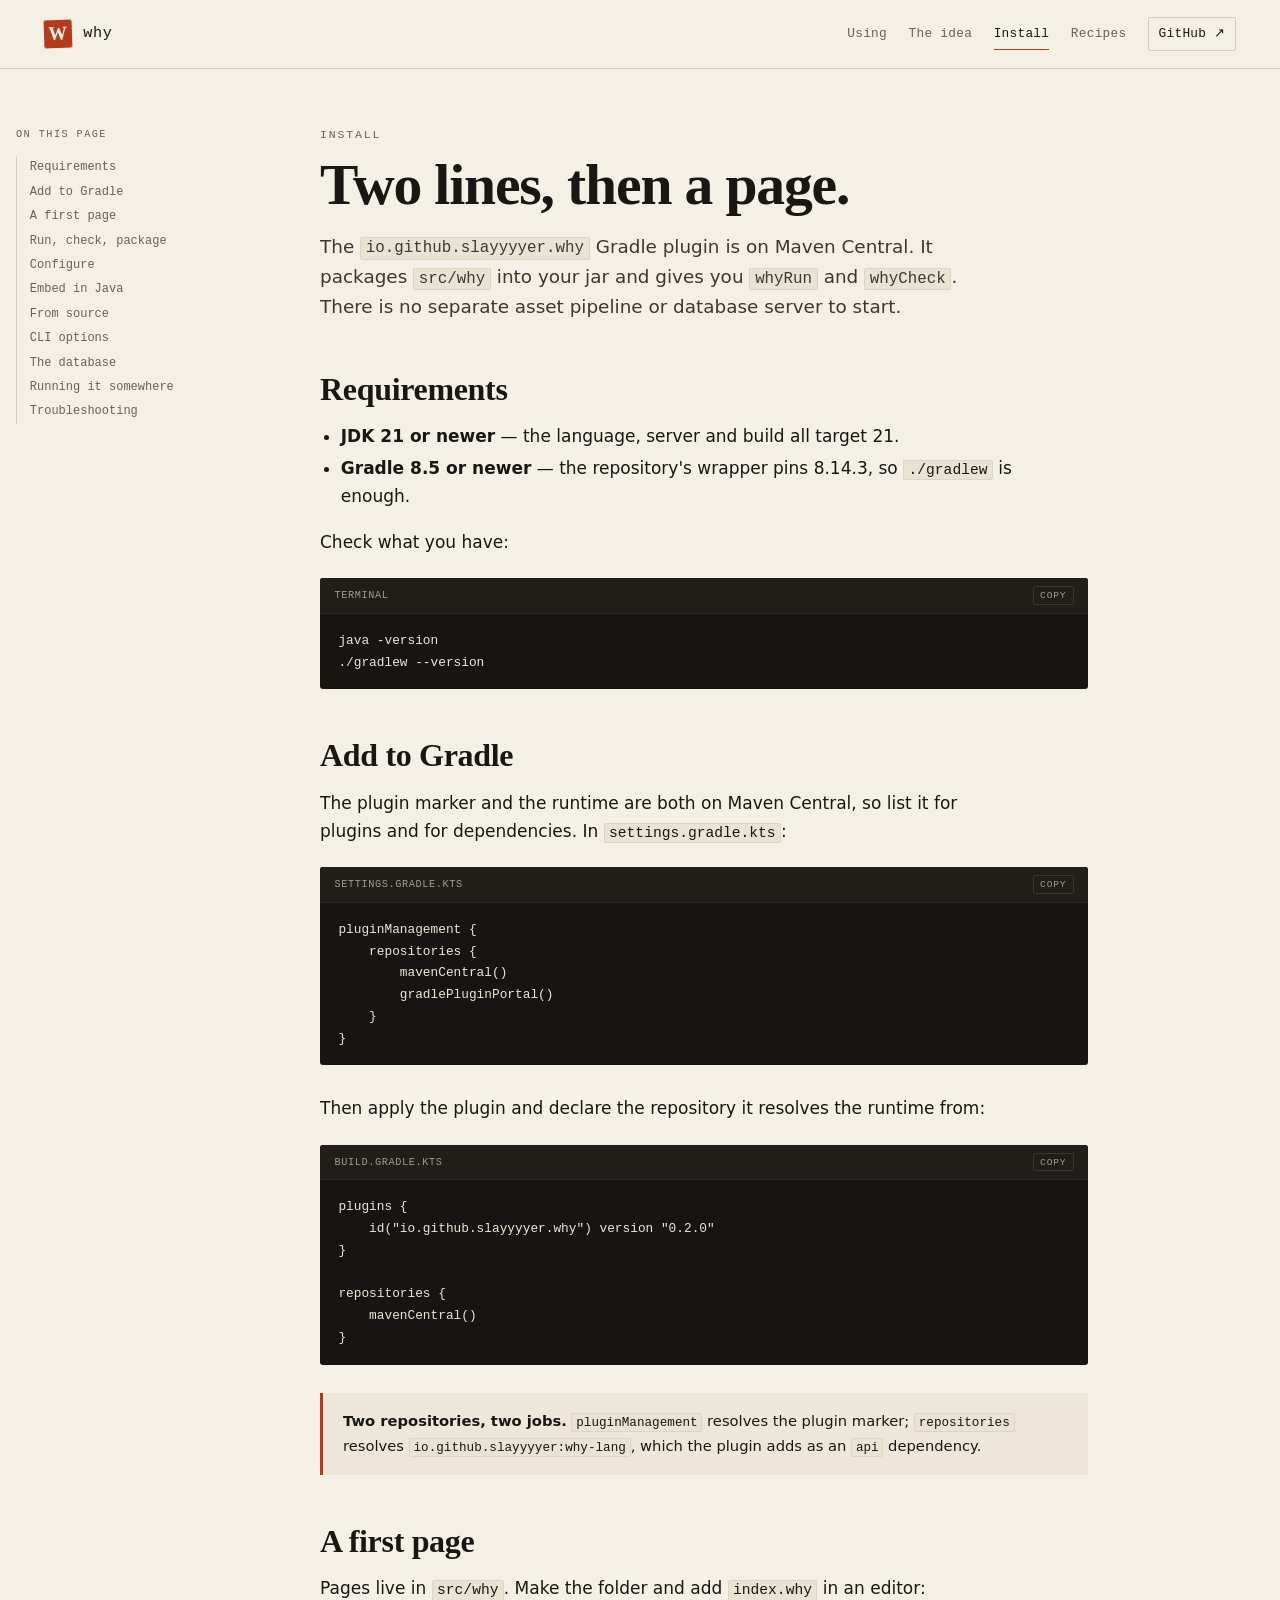
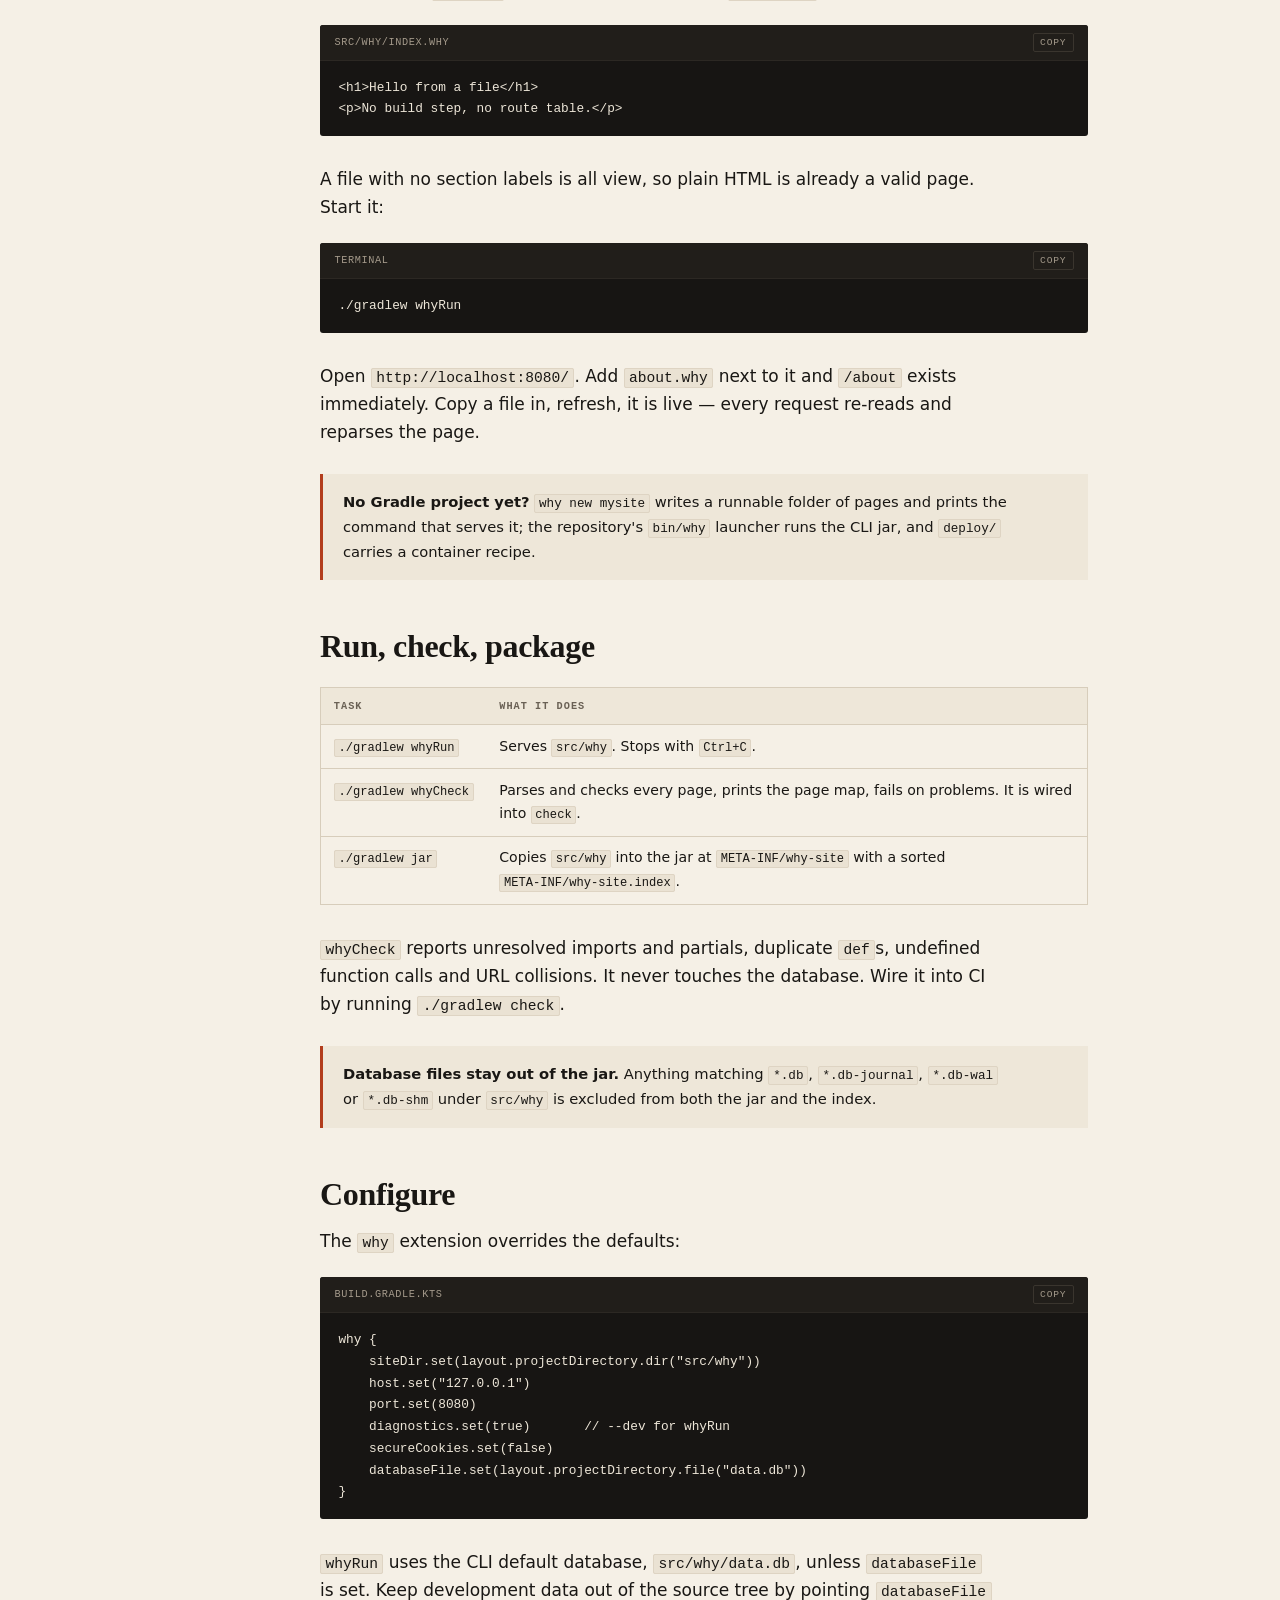
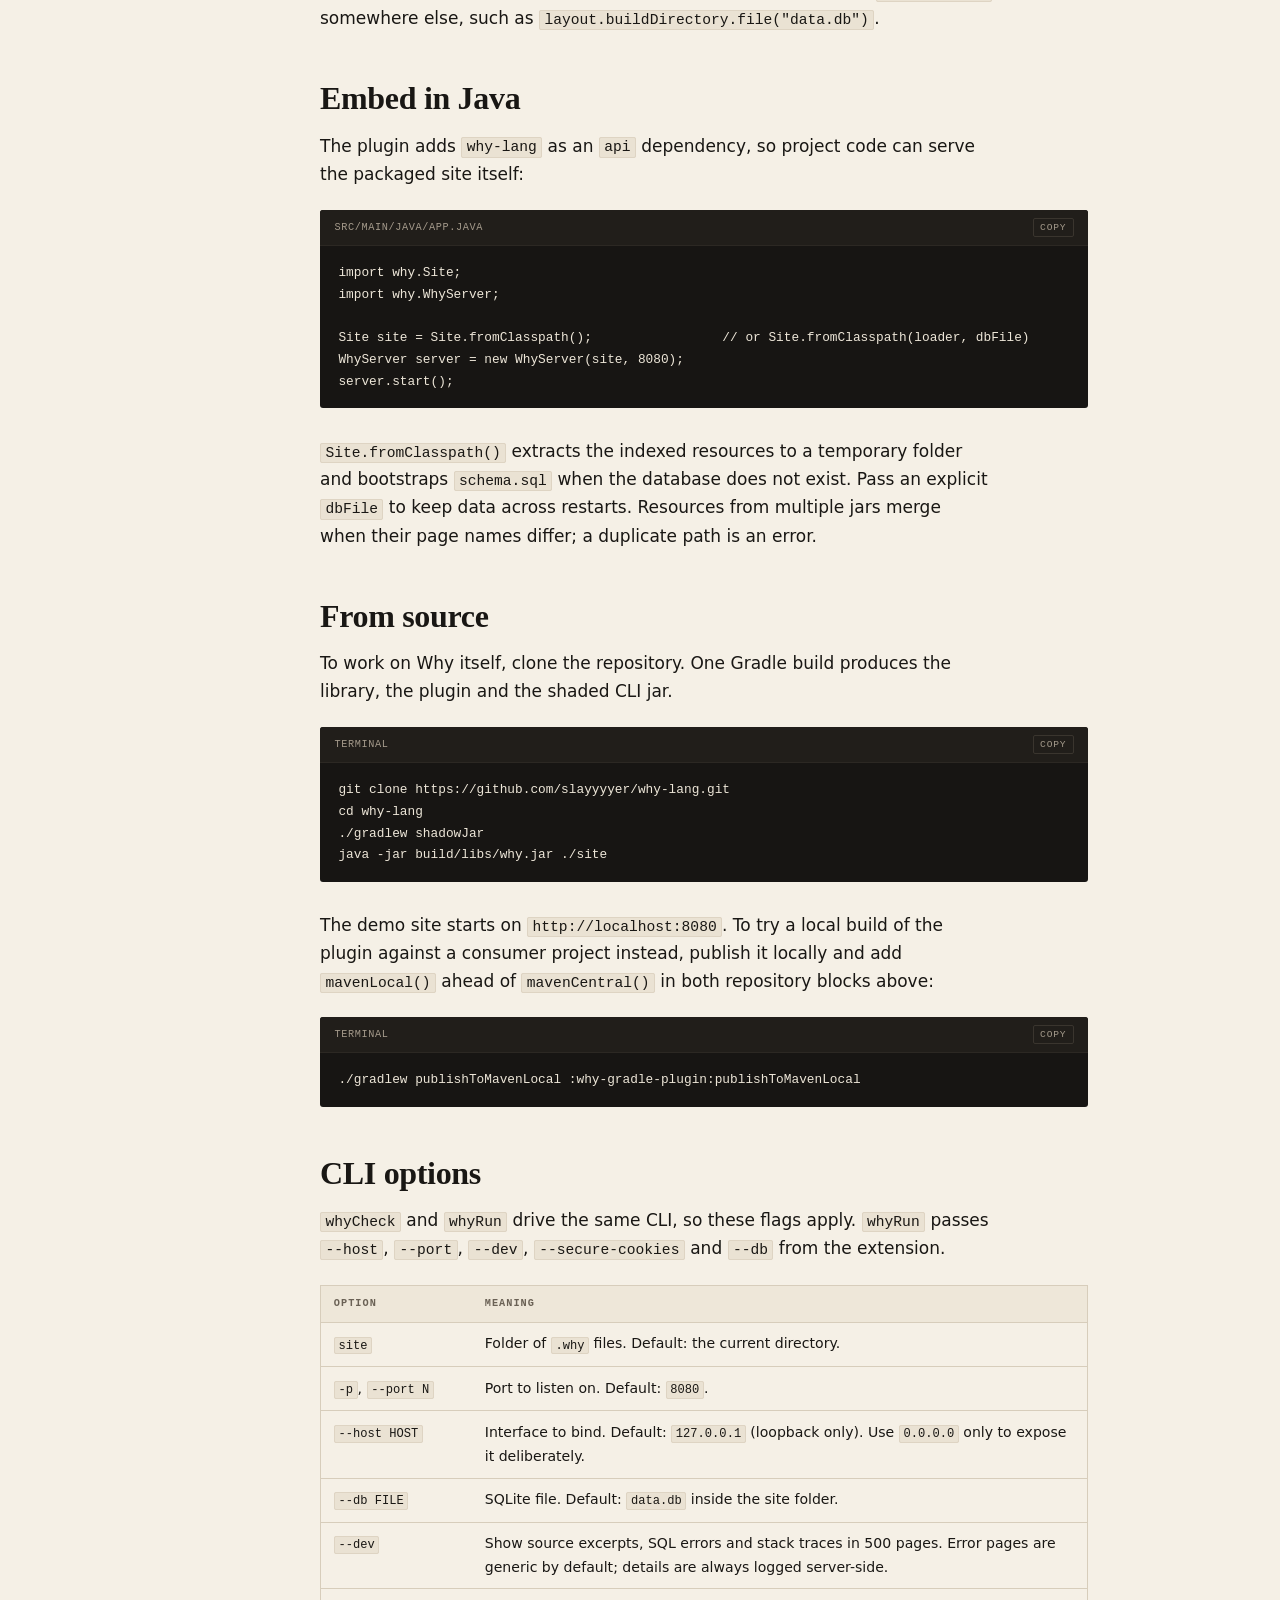
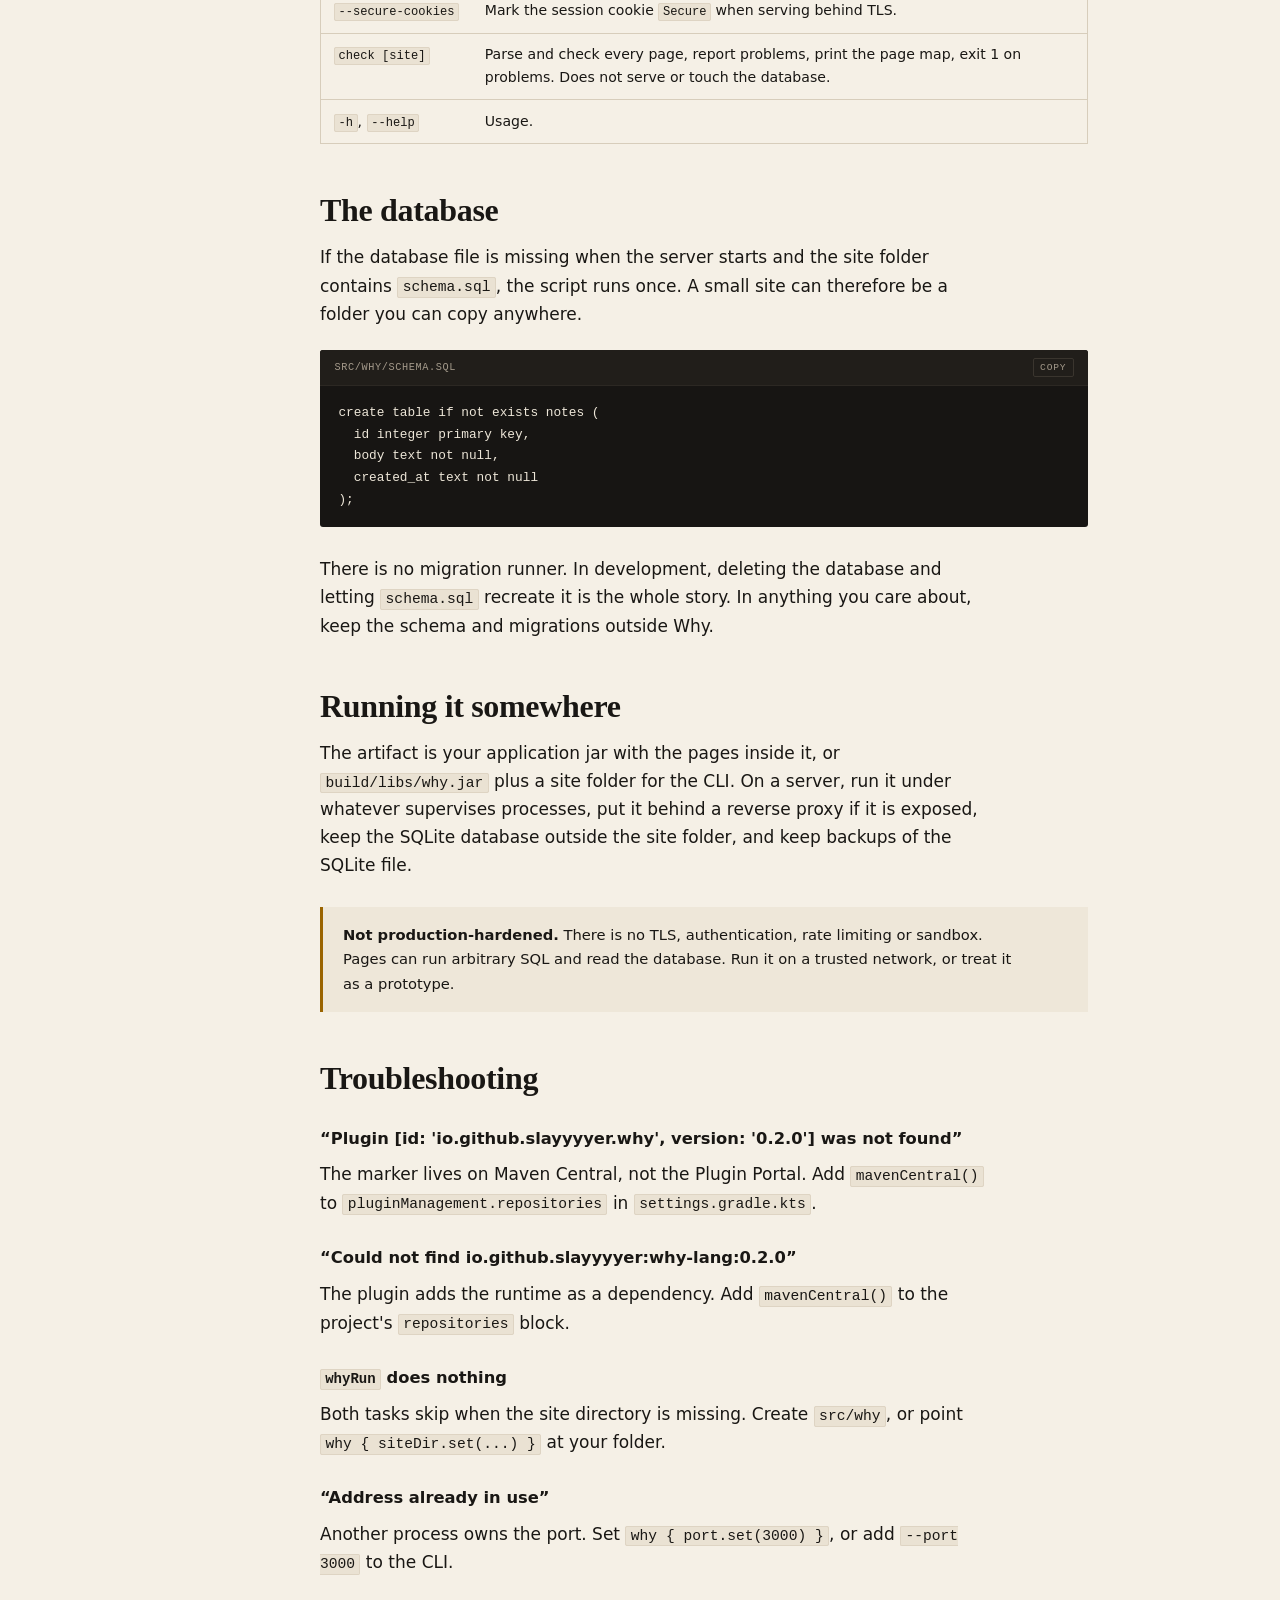
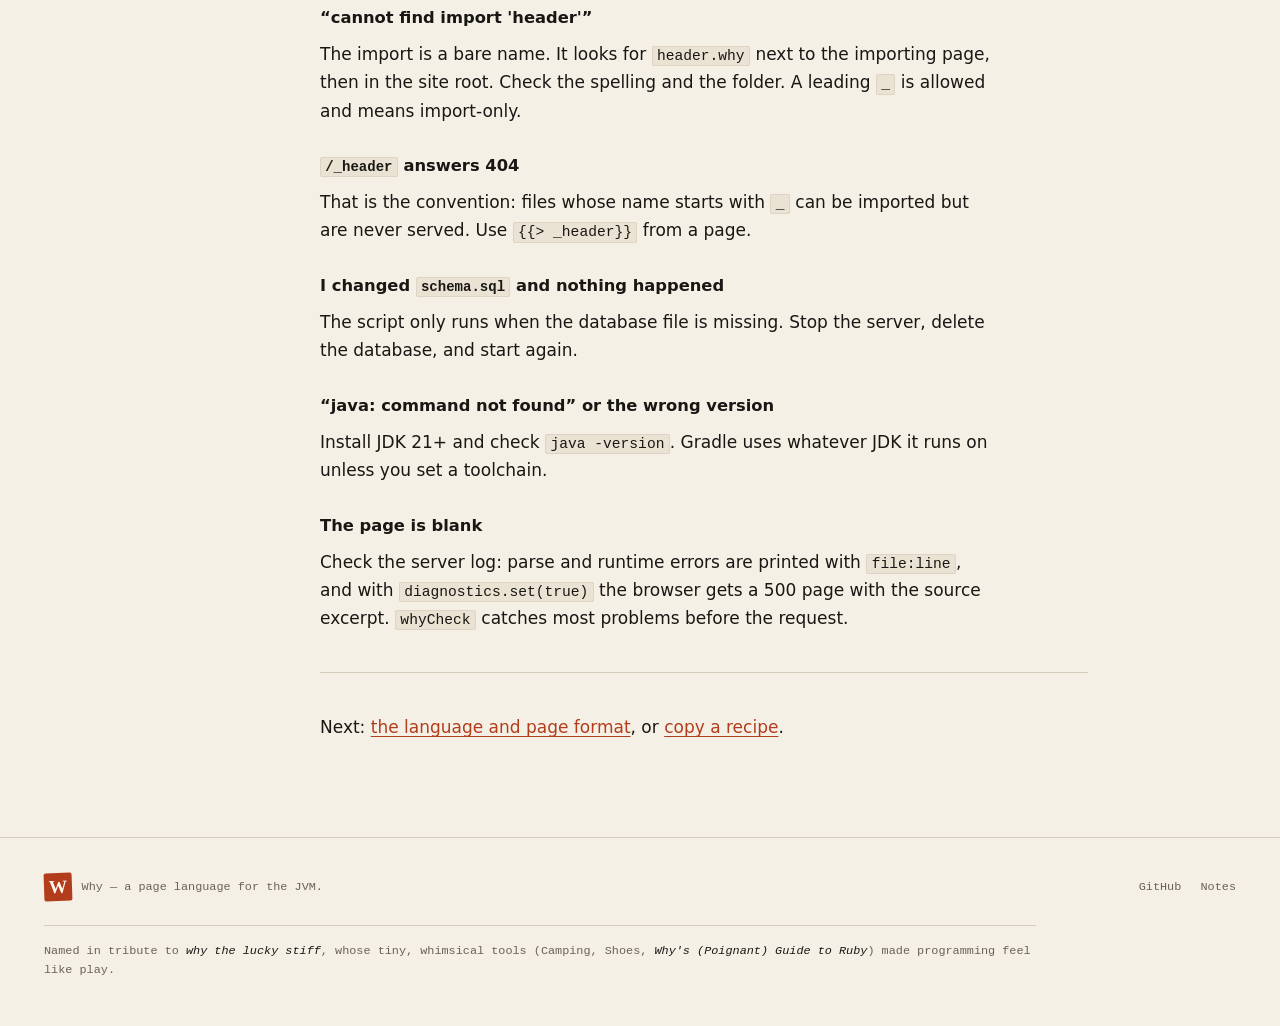
<file: docs/install.html>
<!doctype html>
<html lang="en">
<head>
<meta charset="utf-8">
<meta name="viewport" content="width=device-width, initial-scale=1">
<title>Install Why — add the Gradle plugin and run a first page</title>
<meta name="description" content="Add the io.github.slayyyyer.why Gradle plugin from Maven Central, put pages in src/why, and run them with whyRun. Plus embedding, the CLI jar, and SQLite schema bootstrap.">
<link rel="icon" href="favicon.svg" type="image/svg+xml">
<link rel="stylesheet" href="style.css">
</head>
<body>
<a class="skip" href="#main">Skip to content</a>

<header class="site-head">
  <div class="wrap">
    <a class="brand" href="index.html" aria-label="Why home"><span class="mark">W</span><span>why</span></a>
    <nav class="site-nav" aria-label="Main">
      <a href="usage.html">Using</a>
      <a href="why.html">The idea</a>
      <a href="install.html" aria-current="page">Install</a>
      <a href="recipes.html">Recipes</a>
      <a class="gh" href="https://github.com/slayyyyer/why-lang">GitHub <span aria-hidden="true">↗</span></a>
    </nav>
  </div>
</header>

<main id="main">
  <div class="wrap docs">
    <div class="docs-grid">
      <nav class="toc" aria-label="On this page">
        <p class="toc-title">On this page</p>
        <a href="#requirements">Requirements</a>
        <a href="#gradle">Add to Gradle</a>
        <a href="#first">A first page</a>
        <a href="#tasks">Run, check, package</a>
        <a href="#configure">Configure</a>
        <a href="#embed">Embed in Java</a>
        <a href="#source">From source</a>
        <a href="#options">CLI options</a>
        <a href="#database">The database</a>
        <a href="#deploy">Running it somewhere</a>
        <a href="#troubleshooting">Troubleshooting</a>
      </nav>

      <article>
        <p class="eyebrow">Install</p>
        <h1>Two lines, then a page.</h1>
        <p class="lead">The <code>io.github.slayyyyer.why</code> Gradle plugin is on Maven Central. It packages <code>src/why</code> into your jar and gives you <code>whyRun</code> and <code>whyCheck</code>. There is no separate asset pipeline or database server to start.</p>

        <h2 id="requirements">Requirements</h2>
        <ul>
          <li><strong>JDK 21 or newer</strong> — the language, server and build all target 21.</li>
          <li><strong>Gradle 8.5 or newer</strong> — the repository's wrapper pins 8.14.3, so <code>./gradlew</code> is enough.</li>
        </ul>
        <p>Check what you have:</p>
        <div class="code"><div class="code-title">terminal</div><pre><code>java -version
./gradlew --version</code></pre></div>

        <h2 id="gradle">Add to Gradle</h2>
        <p>The plugin marker and the runtime are both on Maven Central, so list it for plugins and for dependencies. In <code>settings.gradle.kts</code>:</p>
        <div class="code"><div class="code-title">settings.gradle.kts</div><pre><code>pluginManagement {
    repositories {
        mavenCentral()
        gradlePluginPortal()
    }
}</code></pre></div>
        <p>Then apply the plugin and declare the repository it resolves the runtime from:</p>
        <div class="code"><div class="code-title">build.gradle.kts</div><pre><code>plugins {
    id("io.github.slayyyyer.why") version "0.2.0"
}

repositories {
    mavenCentral()
}</code></pre></div>
        <div class="callout">
          <p><strong>Two repositories, two jobs.</strong> <code>pluginManagement</code> resolves the plugin marker; <code>repositories</code> resolves <code>io.github.slayyyyer:why-lang</code>, which the plugin adds as an <code>api</code> dependency.</p>
        </div>

        <h2 id="first">A first page</h2>
        <p>Pages live in <code>src/why</code>. Make the folder and add <code>index.why</code> in an editor:</p>
        <div class="code"><div class="code-title">src/why/index.why</div><pre><code>&lt;h1&gt;Hello from a file&lt;/h1&gt;
&lt;p&gt;No build step, no route table.&lt;/p&gt;</code></pre></div>
        <p>A file with no section labels is all view, so plain HTML is already a valid page. Start it:</p>
        <div class="code"><div class="code-title">terminal</div><pre><code>./gradlew whyRun</code></pre></div>
        <p>Open <code>http://localhost:8080/</code>. Add <code>about.why</code> next to it and <code>/about</code> exists immediately. Copy a file in, refresh, it is live — every request re-reads and reparses the page.</p>
        <div class="callout">
          <p><strong>No Gradle project yet?</strong> <code>why new mysite</code> writes a runnable folder of pages and prints the command that serves it; the repository's <code>bin/why</code> launcher runs the CLI jar, and <code>deploy/</code> carries a container recipe.</p>
        </div>

        <h2 id="tasks">Run, check, package</h2>
        <div class="table-wrap">
          <table>
            <thead><tr><th>Task</th><th>What it does</th></tr></thead>
            <tbody>
              <tr><td><code>./gradlew whyRun</code></td><td>Serves <code>src/why</code>. Stops with <code>Ctrl+C</code>.</td></tr>
              <tr><td><code>./gradlew whyCheck</code></td><td>Parses and checks every page, prints the page map, fails on problems. It is wired into <code>check</code>.</td></tr>
              <tr><td><code>./gradlew jar</code></td><td>Copies <code>src/why</code> into the jar at <code>META-INF/why-site</code> with a sorted <code>META-INF/why-site.index</code>.</td></tr>
            </tbody>
          </table>
        </div>
        <p><code>whyCheck</code> reports unresolved imports and partials, duplicate <code>def</code>s, undefined function calls and URL collisions. It never touches the database. Wire it into CI by running <code>./gradlew check</code>.</p>
        <div class="callout">
          <p><strong>Database files stay out of the jar.</strong> Anything matching <code>*.db</code>, <code>*.db-journal</code>, <code>*.db-wal</code> or <code>*.db-shm</code> under <code>src/why</code> is excluded from both the jar and the index.</p>
        </div>

        <h2 id="configure">Configure</h2>
        <p>The <code>why</code> extension overrides the defaults:</p>
        <div class="code"><div class="code-title">build.gradle.kts</div><pre><code>why {
    siteDir.set(layout.projectDirectory.dir("src/why"))
    host.set("127.0.0.1")
    port.set(8080)
    diagnostics.set(true)       // --dev for whyRun
    secureCookies.set(false)
    databaseFile.set(layout.projectDirectory.file("data.db"))
}</code></pre></div>
        <p><code>whyRun</code> uses the CLI default database, <code>src/why/data.db</code>, unless <code>databaseFile</code> is set. Keep development data out of the source tree by pointing <code>databaseFile</code> somewhere else, such as <code>layout.buildDirectory.file("data.db")</code>.</p>

        <h2 id="embed">Embed in Java</h2>
        <p>The plugin adds <code>why-lang</code> as an <code>api</code> dependency, so project code can serve the packaged site itself:</p>
        <div class="code"><div class="code-title">src/main/java/App.java</div><pre><code>import why.Site;
import why.WhyServer;

Site site = Site.fromClasspath();                 // or Site.fromClasspath(loader, dbFile)
WhyServer server = new WhyServer(site, 8080);
server.start();</code></pre></div>
        <p><code>Site.fromClasspath()</code> extracts the indexed resources to a temporary folder and bootstraps <code>schema.sql</code> when the database does not exist. Pass an explicit <code>dbFile</code> to keep data across restarts. Resources from multiple jars merge when their page names differ; a duplicate path is an error.</p>

        <h2 id="source">From source</h2>
        <p>To work on Why itself, clone the repository. One Gradle build produces the library, the plugin and the shaded CLI jar.</p>
        <div class="code"><div class="code-title">terminal</div><pre><code>git clone https://github.com/slayyyyer/why-lang.git
cd why-lang
./gradlew shadowJar
java -jar build/libs/why.jar ./site</code></pre></div>
        <p>The demo site starts on <code>http://localhost:8080</code>. To try a local build of the plugin against a consumer project instead, publish it locally and add <code>mavenLocal()</code> ahead of <code>mavenCentral()</code> in both repository blocks above:</p>
        <div class="code"><div class="code-title">terminal</div><pre><code>./gradlew publishToMavenLocal :why-gradle-plugin:publishToMavenLocal</code></pre></div>

        <h2 id="options">CLI options</h2>
        <p><code>whyCheck</code> and <code>whyRun</code> drive the same CLI, so these flags apply. <code>whyRun</code> passes <code>--host</code>, <code>--port</code>, <code>--dev</code>, <code>--secure-cookies</code> and <code>--db</code> from the extension.</p>
        <div class="table-wrap">
          <table>
            <thead><tr><th>Option</th><th>Meaning</th></tr></thead>
            <tbody>
              <tr><td><code>site</code></td><td>Folder of <code>.why</code> files. Default: the current directory.</td></tr>
              <tr><td><code>-p</code>, <code>--port N</code></td><td>Port to listen on. Default: <code>8080</code>.</td></tr>
              <tr><td><code>--host HOST</code></td><td>Interface to bind. Default: <code>127.0.0.1</code> (loopback only). Use <code>0.0.0.0</code> only to expose it deliberately.</td></tr>
              <tr><td><code>--db FILE</code></td><td>SQLite file. Default: <code>data.db</code> inside the site folder.</td></tr>
              <tr><td><code>--dev</code></td><td>Show source excerpts, SQL errors and stack traces in 500 pages. Error pages are generic by default; details are always logged server-side.</td></tr>
              <tr><td><code>--secure-cookies</code></td><td>Mark the session cookie <code>Secure</code> when serving behind TLS.</td></tr>
              <tr><td><code>check [site]</code></td><td>Parse and check every page, report problems, print the page map, exit 1 on problems. Does not serve or touch the database.</td></tr>
              <tr><td><code>-h</code>, <code>--help</code></td><td>Usage.</td></tr>
            </tbody>
          </table>
        </div>

        <h2 id="database">The database</h2>
        <p>If the database file is missing when the server starts and the site folder contains <code>schema.sql</code>, the script runs once. A small site can therefore be a folder you can copy anywhere.</p>
        <div class="code"><div class="code-title">src/why/schema.sql</div><pre><code>create table if not exists notes (
  id integer primary key,
  body text not null,
  created_at text not null
);</code></pre></div>
        <p>There is no migration runner. In development, deleting the database and letting <code>schema.sql</code> recreate it is the whole story. In anything you care about, keep the schema and migrations outside Why.</p>

        <h2 id="deploy">Running it somewhere</h2>
        <p>The artifact is your application jar with the pages inside it, or <code>build/libs/why.jar</code> plus a site folder for the CLI. On a server, run it under whatever supervises processes, put it behind a reverse proxy if it is exposed, keep the SQLite database outside the site folder, and keep backups of the SQLite file.</p>
        <div class="callout warn">
          <p><strong>Not production-hardened.</strong> There is no TLS, authentication, rate limiting or sandbox. Pages can run arbitrary SQL and read the database. Run it on a trusted network, or treat it as a prototype.</p>
        </div>

        <h2 id="troubleshooting">Troubleshooting</h2>
        <h3>“Plugin [id: 'io.github.slayyyyer.why', version: '0.2.0'] was not found”</h3>
        <p>The marker lives on Maven Central, not the Plugin Portal. Add <code>mavenCentral()</code> to <code>pluginManagement.repositories</code> in <code>settings.gradle.kts</code>.</p>
        <h3>“Could not find io.github.slayyyyer:why-lang:0.2.0”</h3>
        <p>The plugin adds the runtime as a dependency. Add <code>mavenCentral()</code> to the project's <code>repositories</code> block.</p>
        <h3><code>whyRun</code> does nothing</h3>
        <p>Both tasks skip when the site directory is missing. Create <code>src/why</code>, or point <code>why { siteDir.set(...) }</code> at your folder.</p>
        <h3>“Address already in use”</h3>
        <p>Another process owns the port. Set <code>why { port.set(3000) }</code>, or add <code>--port 3000</code> to the CLI.</p>
        <h3>“cannot find import 'header'”</h3>
        <p>The import is a bare name. It looks for <code>header.why</code> next to the importing page, then in the site root. Check the spelling and the folder. A leading <code>_</code> is allowed and means import-only.</p>
        <h3><code>/_header</code> answers 404</h3>
        <p>That is the convention: files whose name starts with <code>_</code> can be imported but are never served. Use <code>{{&gt; _header}}</code> from a page.</p>
        <h3>I changed <code>schema.sql</code> and nothing happened</h3>
        <p>The script only runs when the database file is missing. Stop the server, delete the database, and start again.</p>
        <h3>“java: command not found” or the wrong version</h3>
        <p>Install JDK 21+ and check <code>java -version</code>. Gradle uses whatever JDK it runs on unless you set a toolchain.</p>
        <h3>The page is blank</h3>
        <p>Check the server log: parse and runtime errors are printed with <code>file:line</code>, and with <code>diagnostics.set(true)</code> the browser gets a 500 page with the source excerpt. <code>whyCheck</code> catches most problems before the request.</p>

        <hr>
        <p>Next: <a href="usage.html">the language and page format</a>, or <a href="recipes.html">copy a recipe</a>.</p>
      </article>
    </div>
  </div>
</main>

<footer class="site-foot">
  <div class="wrap">
    <a class="foot-brand" href="index.html"><span class="mark">W</span> Why — a page language for the JVM.</a>
    <span class="foot-links">
      <a href="https://github.com/slayyyyer/why-lang">GitHub</a>
      <a href="https://github.com/slayyyyer/why-lang/blob/main/NOTES.md">Notes</a>
    </span>
    <p class="tribute">Named in tribute to <em>why the lucky stiff</em>, whose tiny, whimsical tools (Camping, Shoes, <em>Why's (Poignant) Guide to Ruby</em>) made programming feel like play.</p>
  </div>
</footer>

<script src="site.js" defer></script>
</body>
</html>
</file>
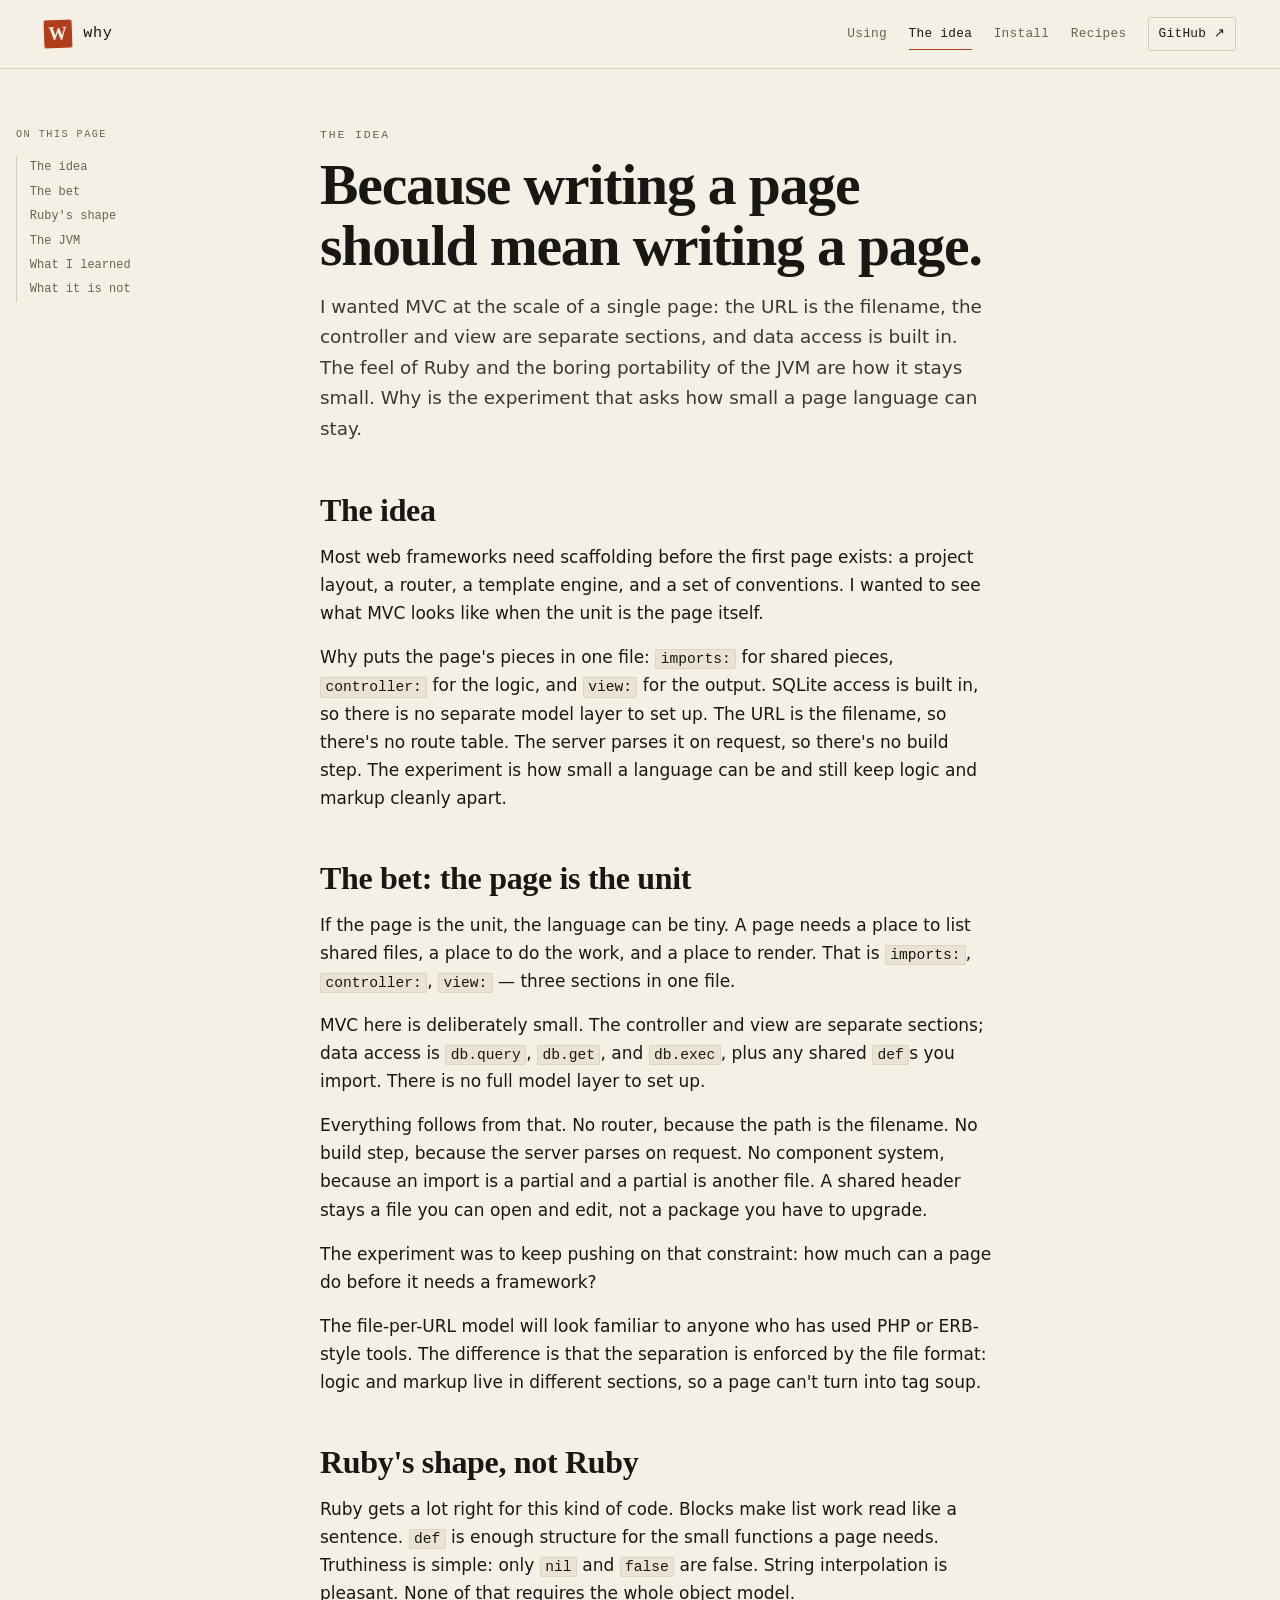
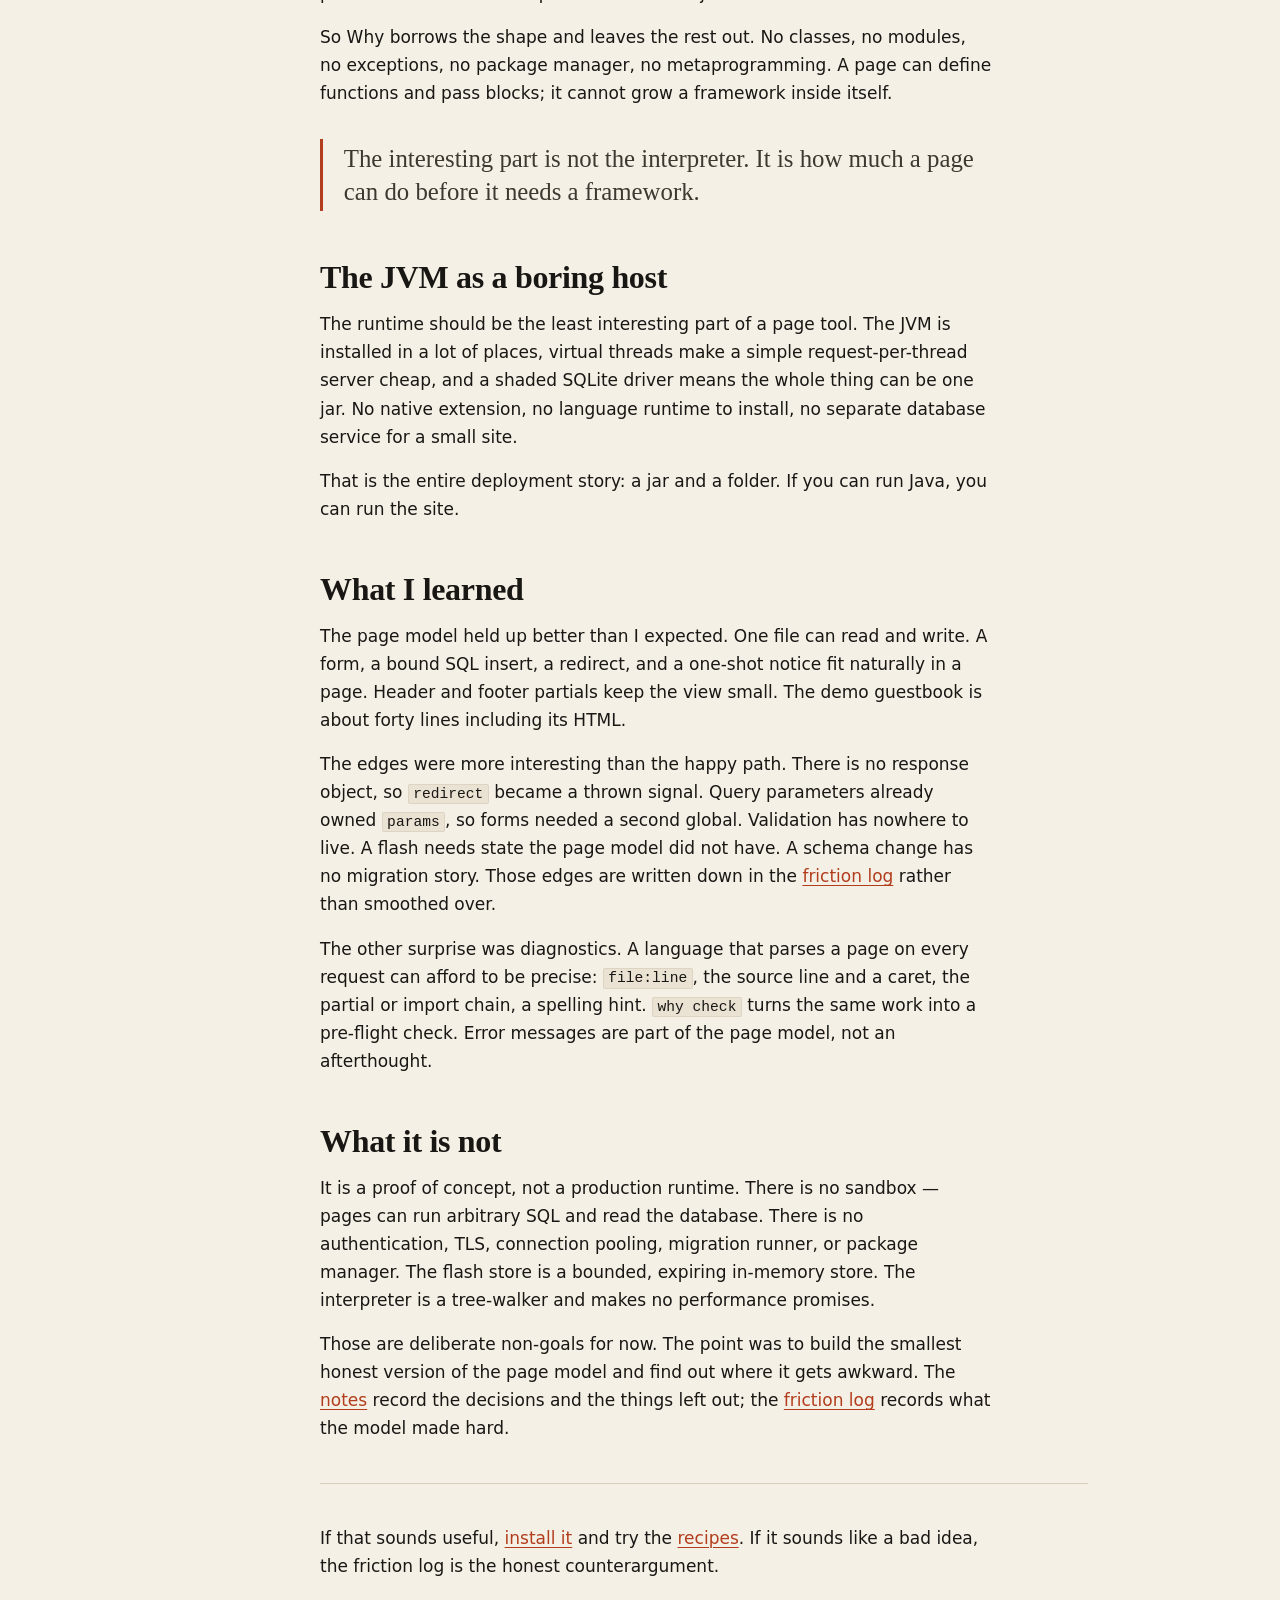
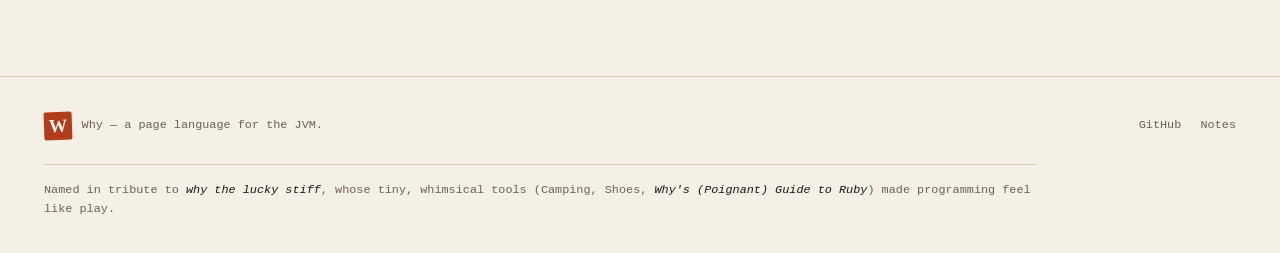
<file: docs/why.html>
<!doctype html>
<html lang="en">
<head>
<meta charset="utf-8">
<meta name="viewport" content="width=device-width, initial-scale=1">
<title>The idea behind Why — the page model experiment</title>
<meta name="description" content="Why is an experiment in MVC at the scale of a single page: imports, a controller, and a view in one file, a URL that is the filename, and a JVM jar to run it.">
<link rel="icon" href="favicon.svg" type="image/svg+xml">
<link rel="stylesheet" href="style.css">
</head>
<body>
<a class="skip" href="#main">Skip to content</a>

<header class="site-head">
  <div class="wrap">
    <a class="brand" href="index.html" aria-label="Why home"><span class="mark">W</span><span>why</span></a>
    <nav class="site-nav" aria-label="Main">
      <a href="usage.html">Using</a>
      <a href="why.html" aria-current="page">The idea</a>
      <a href="install.html">Install</a>
      <a href="recipes.html">Recipes</a>
      <a class="gh" href="https://github.com/slayyyyer/why-lang">GitHub <span aria-hidden="true">↗</span></a>
    </nav>
  </div>
</header>

<main id="main">
  <div class="wrap docs">
    <div class="docs-grid">
      <nav class="toc" aria-label="On this page">
        <p class="toc-title">On this page</p>
        <a href="#idea">The idea</a>
        <a href="#bet">The bet</a>
        <a href="#ruby">Ruby's shape</a>
        <a href="#jvm">The JVM</a>
        <a href="#learned">What I learned</a>
        <a href="#not">What it is not</a>
      </nav>

      <article>
        <p class="eyebrow">The idea</p>
        <h1>Because writing a page should mean writing a page.</h1>
        <p class="lead">I wanted MVC at the scale of a single page: the URL is the filename, the controller and view are separate sections, and data access is built in. The feel of Ruby and the boring portability of the JVM are how it stays small. Why is the experiment that asks how small a page language can stay.</p>

        <h2 id="idea">The idea</h2>
        <p>Most web frameworks need scaffolding before the first page exists: a project layout, a router, a template engine, and a set of conventions. I wanted to see what MVC looks like when the unit is the page itself.</p>
        <p>Why puts the page's pieces in one file: <code>imports:</code> for shared pieces, <code>controller:</code> for the logic, and <code>view:</code> for the output. SQLite access is built in, so there is no separate model layer to set up. The URL is the filename, so there's no route table. The server parses it on request, so there's no build step. The experiment is how small a language can be and still keep logic and markup cleanly apart.</p>

        <h2 id="bet">The bet: the page is the unit</h2>
        <p>If the page is the unit, the language can be tiny. A page needs a place to list shared files, a place to do the work, and a place to render. That is <code>imports:</code>, <code>controller:</code>, <code>view:</code> — three sections in one file.</p>
        <p>MVC here is deliberately small. The controller and view are separate sections; data access is <code>db.query</code>, <code>db.get</code>, and <code>db.exec</code>, plus any shared <code>def</code>s you import. There is no full model layer to set up.</p>
        <p>Everything follows from that. No router, because the path is the filename. No build step, because the server parses on request. No component system, because an import is a partial and a partial is another file. A shared header stays a file you can open and edit, not a package you have to upgrade.</p>
        <p>The experiment was to keep pushing on that constraint: how much can a page do before it needs a framework?</p>
        <p>The file-per-URL model will look familiar to anyone who has used PHP or ERB-style tools. The difference is that the separation is enforced by the file format: logic and markup live in different sections, so a page can't turn into tag soup.</p>

        <h2 id="ruby">Ruby's shape, not Ruby</h2>
        <p>Ruby gets a lot right for this kind of code. Blocks make list work read like a sentence. <code>def</code> is enough structure for the small functions a page needs. Truthiness is simple: only <code>nil</code> and <code>false</code> are false. String interpolation is pleasant. None of that requires the whole object model.</p>
        <p>So Why borrows the shape and leaves the rest out. No classes, no modules, no exceptions, no package manager, no metaprogramming. A page can define functions and pass blocks; it cannot grow a framework inside itself.</p>

        <blockquote class="pullquote">The interesting part is not the interpreter. It is how much a page can do before it needs a framework.</blockquote>

        <h2 id="jvm">The JVM as a boring host</h2>
        <p>The runtime should be the least interesting part of a page tool. The JVM is installed in a lot of places, virtual threads make a simple request-per-thread server cheap, and a shaded SQLite driver means the whole thing can be one jar. No native extension, no language runtime to install, no separate database service for a small site.</p>
        <p>That is the entire deployment story: a jar and a folder. If you can run Java, you can run the site.</p>

        <h2 id="learned">What I learned</h2>
        <p>The page model held up better than I expected. One file can read and write. A form, a bound SQL insert, a redirect, and a one-shot notice fit naturally in a page. Header and footer partials keep the view small. The demo guestbook is about forty lines including its HTML.</p>
        <p>The edges were more interesting than the happy path. There is no response object, so <code>redirect</code> became a thrown signal. Query parameters already owned <code>params</code>, so forms needed a second global. Validation has nowhere to live. A flash needs state the page model did not have. A schema change has no migration story. Those edges are written down in the <a href="https://github.com/slayyyyer/why-lang/blob/main/FRICTION.md">friction log</a> rather than smoothed over.</p>
        <p>The other surprise was diagnostics. A language that parses a page on every request can afford to be precise: <code>file:line</code>, the source line and a caret, the partial or import chain, a spelling hint. <code>why check</code> turns the same work into a pre-flight check. Error messages are part of the page model, not an afterthought.</p>

        <h2 id="not">What it is not</h2>
        <p>It is a proof of concept, not a production runtime. There is no sandbox — pages can run arbitrary SQL and read the database. There is no authentication, TLS, connection pooling, migration runner, or package manager. The flash store is a bounded, expiring in-memory store. The interpreter is a tree-walker and makes no performance promises.</p>
        <p>Those are deliberate non-goals for now. The point was to build the smallest honest version of the page model and find out where it gets awkward. The <a href="https://github.com/slayyyyer/why-lang/blob/main/NOTES.md">notes</a> record the decisions and the things left out; the <a href="https://github.com/slayyyyer/why-lang/blob/main/FRICTION.md">friction log</a> records what the model made hard.</p>

        <hr>
        <p>If that sounds useful, <a href="install.html">install it</a> and try the <a href="recipes.html">recipes</a>. If it sounds like a bad idea, the friction log is the honest counterargument.</p>
      </article>
    </div>
  </div>
</main>

<footer class="site-foot">
  <div class="wrap">
    <a class="foot-brand" href="index.html"><span class="mark">W</span> Why — a page language for the JVM.</a>
    <span class="foot-links">
      <a href="https://github.com/slayyyyer/why-lang">GitHub</a>
      <a href="https://github.com/slayyyyer/why-lang/blob/main/NOTES.md">Notes</a>
    </span>
    <p class="tribute">Named in tribute to <em>why the lucky stiff</em>, whose tiny, whimsical tools (Camping, Shoes, <em>Why's (Poignant) Guide to Ruby</em>) made programming feel like play.</p>
  </div>
</footer>

<script src="site.js" defer></script>
</body>
</html>
</file>
<file: docs/style.css>
/* Why — project site. No external fonts, no build step. */

:root {
  --paper: #f5f0e6;
  --paper-2: #eee7d9;
  --ink: #191714;
  --body-ink: #3d3830;
  --muted: #6a6155;
  --line: #d7cdbb;
  --rust: #b23d1c;
  --rust-dark: #8f2f14;
  --rust-soft: #f0d8cc;
  --code: #171513;
  --code-2: #211e1a;
  --code-ink: #ede6d8;
  --code-muted: #a49a8b;
  --display: "Iowan Old Style", "Palatino Linotype", Palatino, Georgia, serif;
  --body: system-ui, -apple-system, "Segoe UI", Roboto, "Helvetica Neue", sans-serif;
  --mono: ui-monospace, SFMono-Regular, "Cascadia Mono", Menlo, Consolas, monospace;
  --max: 78rem;
  --measure: 48rem;
}

*, *::before, *::after { box-sizing: border-box; }

html { scroll-behavior: smooth; }

body {
  margin: 0;
  background: var(--paper);
  color: var(--ink);
  font-family: var(--body);
  font-size: 17px;
  line-height: 1.65;
  -webkit-font-smoothing: antialiased;
}

::selection { background: var(--rust-soft); color: var(--ink); }

a { color: var(--rust); text-decoration-thickness: 1px; text-underline-offset: 0.18em; }
a:hover { color: var(--rust-dark); }

:focus-visible { outline: 2px solid var(--rust); outline-offset: 3px; }

img, svg { max-width: 100%; }

.wrap { max-width: var(--max); margin: 0 auto; padding: 0 1.75rem; }

.skip {
  position: absolute;
  left: -999px;
  top: 0;
  background: var(--ink);
  color: var(--paper);
  padding: 0.6rem 1rem;
  z-index: 40;
}
.skip:focus { left: 1rem; top: 1rem; }

/* ---- header ---- */

.site-head {
  border-bottom: 1px solid var(--line);
  background: rgba(245, 240, 230, 0.94);
  position: sticky;
  top: 0;
  z-index: 30;
  backdrop-filter: blur(8px);
}

.site-head .wrap {
  display: flex;
  align-items: center;
  justify-content: space-between;
  gap: 1.5rem;
  min-height: 4.25rem;
}

.brand {
  display: flex;
  align-items: center;
  gap: 0.7rem;
  text-decoration: none;
  color: var(--ink);
  font-family: var(--mono);
  font-size: 0.95rem;
  letter-spacing: 0.04em;
}

.mark {
  display: inline-grid;
  place-items: center;
  width: 1.75rem;
  height: 1.75rem;
  background: var(--rust);
  color: #fff8ee;
  font-family: var(--display);
  font-weight: 700;
  font-size: 1.15rem;
  line-height: 1;
  border-radius: 2px;
  transform: rotate(-2deg);
}

.site-nav {
  display: flex;
  align-items: center;
  gap: 1.35rem;
  flex-wrap: wrap;
  font-family: var(--mono);
  font-size: 0.8rem;
  letter-spacing: 0.02em;
}

.site-nav a {
  color: var(--muted);
  text-decoration: none;
  padding: 0.3rem 0;
  border-bottom: 1px solid transparent;
}
.site-nav a:hover { color: var(--ink); }
.site-nav a[aria-current="page"] { color: var(--ink); border-bottom-color: var(--rust); }

.site-nav .gh {
  color: var(--ink);
  border: 1px solid var(--line);
  padding: 0.32rem 0.6rem;
  border-radius: 2px;
}
.site-nav .gh:hover { border-color: var(--ink); }

/* ---- type ---- */

.eyebrow {
  font-family: var(--mono);
  font-size: 0.72rem;
  letter-spacing: 0.16em;
  text-transform: uppercase;
  color: var(--muted);
  margin: 0 0 1.25rem;
}

h1, h2, h3 { text-wrap: balance; }

.hero { padding: 5.5rem 0 4rem; border-bottom: 1px solid var(--line); }

.hero-grid {
  display: grid;
  grid-template-columns: minmax(0, 1.05fr) minmax(0, 0.95fr);
  gap: 4rem;
  align-items: center;
}

.hero h1 {
  font-family: var(--display);
  font-weight: 600;
  font-size: clamp(2.7rem, 6vw, 4.9rem);
  line-height: 0.98;
  letter-spacing: -0.025em;
  margin: 0 0 1.5rem;
}
.hero h1 em { font-style: italic; color: var(--rust); }

.lede { font-size: 1.18rem; max-width: 36rem; color: var(--body-ink); margin: 0 0 1.8rem; }

.actions { display: flex; gap: 0.75rem; flex-wrap: wrap; margin: 0 0 1.6rem; }

.btn {
  display: inline-flex;
  align-items: center;
  gap: 0.5rem;
  background: var(--ink);
  color: var(--paper);
  text-decoration: none;
  font-family: var(--mono);
  font-size: 0.78rem;
  letter-spacing: 0.02em;
  padding: 0.7rem 1rem;
  border: 1px solid var(--ink);
  border-radius: 2px;
  transition: transform 0.12s ease, background 0.12s ease;
}
.btn:hover { background: #2c2721; color: var(--paper); transform: translateY(-1px); }
.btn.ghost { background: transparent; color: var(--ink); }
.btn.ghost:hover { background: var(--paper-2); color: var(--ink); }
.btn.light { background: var(--paper); border-color: var(--paper); color: var(--ink); }
.btn.light:hover { background: #fffaf0; color: var(--ink); }
.btn.on-dark { background: transparent; border-color: #6f6659; color: var(--paper); }
.btn.on-dark:hover { background: #2c2721; border-color: #8a8175; color: var(--paper); }

.hero-meta {
  font-family: var(--mono);
  font-size: 0.7rem;
  color: var(--muted);
  display: flex;
  gap: 0.9rem;
  flex-wrap: wrap;
}
.hero-meta span::before { content: "·"; margin-right: 0.9rem; color: var(--line); }
.hero-meta span:first-child::before { display: none; }

/* ---- demo ---- */

.demo {
  border: 1px solid var(--line);
  background: var(--paper-2);
  box-shadow: 12px 12px 0 rgba(25, 23, 20, 0.06);
  border-radius: 3px;
  overflow: hidden;
}

.demo-grid { display: grid; grid-template-columns: 1.1fr 0.9fr; }
.demo-pane { min-width: 0; background: var(--code); }
.demo-pane.out { background: #fbf7ee; }
.demo-pane + .demo-pane { border-left: 1px solid var(--line); }

.demo-label {
  font-family: var(--mono);
  font-size: 0.64rem;
  letter-spacing: 0.08em;
  text-transform: uppercase;
  padding: 0.55rem 0.9rem;
  color: var(--code-muted);
  background: var(--code-2);
  border-bottom: 1px solid #2c2823;
  display: flex;
  justify-content: space-between;
  gap: 1rem;
}
.demo-pane.out .demo-label {
  background: #e7dfd0;
  color: var(--muted);
  border-bottom-color: var(--line);
}

.demo pre {
  margin: 0;
  background: var(--code);
  color: var(--code-ink);
  padding: 1rem 1.1rem;
  font-family: var(--mono);
  font-size: 0.71rem;
  line-height: 1.7;
  overflow: auto;
  max-height: 27rem;
}

.fake { background: #fbf7ee; padding: 1.1rem 1.2rem; min-height: 100%; }
.fake h2 {
  font-family: var(--display);
  font-size: 1.5rem;
  margin: 1rem 0 0.7rem;
  letter-spacing: -0.01em;
}
.fake h3 {
  font-family: var(--display);
  font-size: 0.98rem;
  margin: 0.75rem 0 0.1rem;
}
.fake p { font-size: 0.7rem; color: var(--muted); margin: 0; }

/* ---- bands and cards ---- */

.band { padding: 4.5rem 0; border-bottom: 1px solid var(--line); }

.band-head {
  display: flex;
  justify-content: space-between;
  align-items: end;
  gap: 2rem;
  margin-bottom: 2.5rem;
}
.band h2 {
  font-family: var(--display);
  font-size: clamp(1.9rem, 4vw, 2.8rem);
  margin: 0;
  letter-spacing: -0.01em;
}
.band .kicker { max-width: 26rem; color: var(--muted); font-size: 0.95rem; margin: 0; }

.features {
  display: grid;
  grid-template-columns: repeat(auto-fit, minmax(20rem, 1fr));
  gap: 1px;
  background: var(--line);
  border: 1px solid var(--line);
}
.feature { background: var(--paper); padding: 1.5rem 1.35rem 1.7rem; }
.feature .num {
  font-family: var(--mono);
  font-size: 0.66rem;
  color: var(--rust);
  letter-spacing: 0.1em;
}
.feature h3 { font-size: 1rem; margin: 0.55rem 0 0.4rem; font-weight: 650; }
.feature p { margin: 0; font-size: 0.9rem; color: var(--muted); }

.callout {
  border-left: 3px solid var(--rust);
  background: var(--paper-2);
  padding: 1rem 1.25rem;
  margin: 1.75rem 0;
  font-size: 0.92rem;
}
.callout p:last-child { margin-bottom: 0; }
.callout strong { color: var(--ink); }
.callout.warn { border-left-color: #9a6400; }

/* ---- docs layout ---- */

.docs { padding: 3.5rem 0 5rem; }
.docs-grid {
  display: grid;
  grid-template-columns: 15rem minmax(0, 1fr);
  gap: 4rem;
  align-items: start;
}

.toc {
  position: sticky;
  top: 5.5rem;
  font-family: var(--mono);
  font-size: 0.75rem;
  line-height: 1.9;
}
.toc .toc-title {
  text-transform: uppercase;
  letter-spacing: 0.14em;
  font-size: 0.64rem;
  color: var(--muted);
  margin: 0 0 0.7rem;
}
.toc a {
  display: block;
  color: var(--muted);
  text-decoration: none;
  border-left: 1px solid var(--line);
  padding: 0.05rem 0 0.05rem 0.8rem;
}
.toc a:hover { color: var(--ink); border-left-color: var(--rust); }

article { max-width: var(--measure); min-width: 0; }
article h1 {
  font-family: var(--display);
  font-size: clamp(2.4rem, 5vw, 3.6rem);
  line-height: 1.05;
  letter-spacing: -0.02em;
  margin: 0.3rem 0 1rem;
}
article .eyebrow { margin-bottom: 0.7rem; }
article > .lead { font-size: 1.15rem; color: var(--body-ink); }
article h2 {
  font-family: var(--display);
  font-size: 2rem;
  line-height: 1.15;
  margin: 3rem 0 0.9rem;
  letter-spacing: -0.01em;
  scroll-margin-top: 6rem;
}
article h3 { font-size: 1.02rem; margin: 1.8rem 0 0.5rem; }
article p { margin: 0 0 1rem; }
article p, article li, article .pullquote { max-width: 42rem; }
article ul, article ol { margin: 0 0 1.1rem; padding-left: 1.3rem; }
article li { margin: 0.25rem 0; }
article code {
  font-family: var(--mono);
  font-size: 0.86em;
  background: #eae2d3;
  border: 1px solid #ded4c3;
  border-radius: 2px;
  padding: 0.08em 0.3em;
}
article pre code { background: none; border: 0; padding: 0; font-size: inherit; }
article hr { border: 0; border-top: 1px solid var(--line); margin: 2.5rem 0; }
.pullquote {
  font-family: var(--display);
  font-size: 1.55rem;
  line-height: 1.35;
  color: var(--body-ink);
  border-left: 3px solid var(--rust);
  margin: 2rem 0;
  padding: 0.15rem 0 0.15rem 1.3rem;
}

/* ---- code blocks ---- */

.code {
  position: relative;
  margin: 1.4rem 0 1.8rem;
  border-radius: 3px;
  overflow: hidden;
  background: var(--code);
}
.code-title {
  font-family: var(--mono);
  font-size: 0.64rem;
  letter-spacing: 0.06em;
  text-transform: uppercase;
  color: var(--code-muted);
  background: var(--code-2);
  border-bottom: 1px solid #2c2823;
  padding: 0.5rem 0.9rem;
  display: flex;
  align-items: center;
  justify-content: space-between;
  flex-wrap: wrap;
  gap: 0.6rem 1rem;
}
.code pre {
  margin: 0;
  padding: 1rem 1.15rem;
  overflow: auto;
  white-space: pre-wrap;
  overflow-wrap: anywhere;
  color: var(--code-ink);
  font-family: var(--mono);
  font-size: 0.8rem;
  line-height: 1.7;
  tab-size: 2;
}
.code .copy {
  font-family: var(--mono);
  font-size: 0.6rem;
  letter-spacing: 0.08em;
  text-transform: uppercase;
  color: var(--code-muted);
  background: transparent;
  border: 1px solid #3a352e;
  border-radius: 2px;
  padding: 0.18rem 0.4rem;
  cursor: pointer;
  transition: color 0.12s ease, background 0.12s ease;
}
.code .copy:hover { color: var(--code); background: var(--code-ink); }

/* ---- tables ---- */

.table-wrap { overflow-x: auto; margin: 1.4rem 0 1.8rem; border: 1px solid var(--line); }
table { border-collapse: collapse; width: 100%; font-size: 0.88rem; }
th {
  font-family: var(--mono);
  font-size: 0.64rem;
  text-transform: uppercase;
  letter-spacing: 0.1em;
  color: var(--muted);
  text-align: left;
  padding: 0.6rem 0.8rem;
  background: var(--paper-2);
  border-bottom: 1px solid var(--line);
}
td { padding: 0.6rem 0.8rem; border-top: 1px solid var(--line); vertical-align: top; }
td code { white-space: nowrap; }

/* ---- recipes ---- */

.recipe { border-top: 1px solid var(--line); padding: 2.8rem 0; }
.recipe:first-of-type { border-top: 0; padding-top: 0; }
.recipe-head { display: flex; gap: 0.9rem; align-items: baseline; }
.recipe .n { font-family: var(--mono); font-size: 0.72rem; color: var(--rust); letter-spacing: 0.08em; }
.recipe h2 { font-family: var(--display); font-size: 1.9rem; margin: 0 0 0.35rem; letter-spacing: -0.01em; }
.recipe .teaches {
  font-family: var(--mono);
  font-size: 0.72rem;
  color: var(--muted);
  margin: 0 0 1rem;
}
.recipe p { margin: 0 0 1rem; }

/* ---- CTA and footer ---- */

.cta { padding: 4.5rem 0; }
.cta-box {
  background: var(--ink);
  color: var(--paper);
  padding: 3rem;
  display: flex;
  justify-content: space-between;
  gap: 2rem;
  align-items: center;
  border-radius: 3px;
}
.cta-box h2 { font-family: var(--display); font-size: 2.4rem; margin: 0 0 0.4rem; color: var(--paper); }
.cta-box p { margin: 0; color: #cfc6b6; max-width: 34rem; }
.cta-actions { display: flex; gap: 0.75rem; flex-wrap: wrap; }

.site-foot { border-top: 1px solid var(--line); padding: 2.2rem 0; font-family: var(--mono); font-size: 0.74rem; color: var(--muted); }
.site-foot .wrap { display: flex; justify-content: space-between; gap: 1.5rem; flex-wrap: wrap; align-items: center; }
.foot-brand { display: flex; align-items: center; gap: 0.6rem; color: var(--muted); text-decoration: none; }
.foot-brand:hover { color: var(--ink); }
.foot-links { display: flex; gap: 1.2rem; }
.foot-links a { color: var(--muted); text-decoration: none; }
.foot-links a:hover { color: var(--ink); }
.tribute {
  flex-basis: 100%;
  margin: 0;
  padding-top: 1rem;
  border-top: 1px solid var(--line);
  max-width: 62rem;
  line-height: 1.6;
}
.tribute em { color: var(--ink); font-style: italic; }

/* ---- responsive ---- */

@media (max-width: 980px) {
  .hero-grid { grid-template-columns: 1fr; gap: 2.5rem; }
  .docs-grid { grid-template-columns: 1fr; gap: 2rem; }
  .toc {
    position: static;
    display: grid;
    grid-template-columns: repeat(2, 1fr);
    gap: 0 1.5rem;
    padding-bottom: 1.5rem;
    border-bottom: 1px solid var(--line);
  }
  .toc .toc-title { grid-column: 1 / -1; }
  .toc a { border-left: 0; padding: 0.1rem 0; }
}

@media (max-width: 680px) {
  body { font-size: 16px; }
  .wrap { padding: 0 1.1rem; }
  .site-head .wrap { flex-direction: column; align-items: flex-start; padding-top: 0.8rem; padding-bottom: 0.8rem; gap: 0.6rem; }
  .site-nav { gap: 1rem; font-size: 0.74rem; }
  .hero { padding: 3.5rem 0 3rem; }
  .hero h1 { font-size: clamp(2.4rem, 10vw, 3.4rem); }
  .demo-grid { grid-template-columns: 1fr; }
  .demo-pane + .demo-pane { border-left: 0; border-top: 1px solid var(--line); }
  .band-head { flex-direction: column; align-items: flex-start; gap: 0.8rem; }
  .cta-box { flex-direction: column; align-items: flex-start; padding: 2rem; }
  .cta-box h2 { font-size: 2rem; }
  .demo pre { white-space: pre-wrap; overflow-wrap: anywhere; }
  .docs { padding-top: 2.5rem; }
  .hero-meta { gap: 0.35rem 0.9rem; }
  .hero-meta span::before { display: none; }
  article h2 { font-size: 1.7rem; }
}

@media (prefers-reduced-motion: reduce) {
  html { scroll-behavior: auto; }
  .btn { transition: none; }
}
</file>
